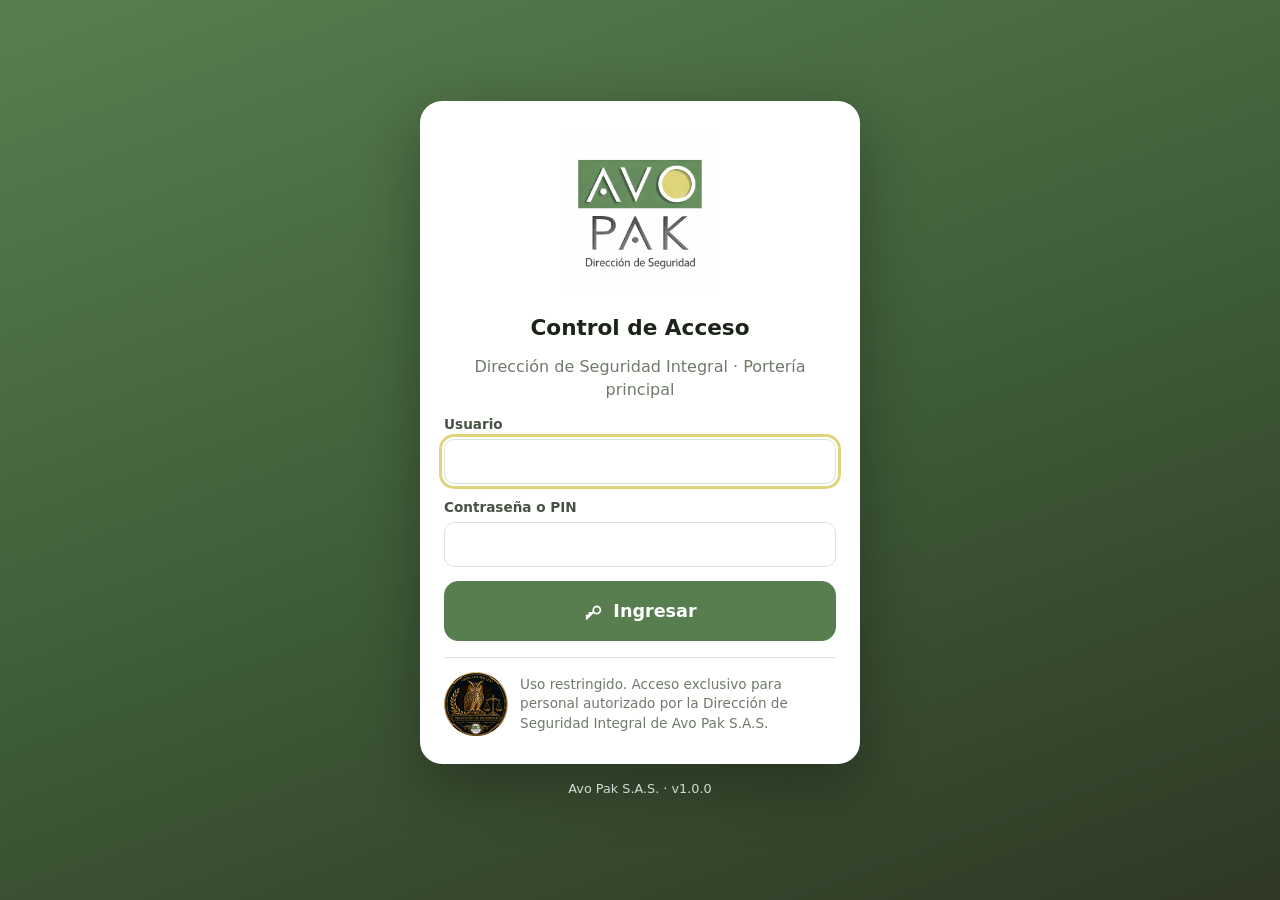
<file: index.html>
<!doctype html>
<html lang="es-CO">
<head>
  <meta charset="utf-8">
  <meta name="viewport" content="width=device-width, initial-scale=1, viewport-fit=cover">
  <meta name="theme-color" content="#587e50">
  <meta name="robots" content="noindex, nofollow">
  <meta name="referrer" content="no-referrer">
  <meta http-equiv="Content-Security-Policy" content="default-src 'self'; script-src 'self' https://apis.google.com https://cdn.emailjs.com; style-src 'self' 'unsafe-inline'; img-src 'self' data: blob:; connect-src 'self' https://*.googleapis.com https://apis.google.com https://api.emailjs.com; frame-src https://*.firebaseapp.com https://*.web.app; worker-src 'self' blob:; base-uri 'self'; form-action 'self'">
  <title>Control de Acceso · Avo Pak</title>
  <link rel="manifest" href="manifest.webmanifest?v=i1">
  <link rel="icon" type="image/png" href="img/favicon.png?v=i1">
  <link rel="apple-touch-icon" href="img/apple-touch-icon.png?v=i1">
  <meta name="apple-mobile-web-app-capable" content="yes">
  <meta name="apple-mobile-web-app-status-bar-style" content="black-translucent">
  <meta name="apple-mobile-web-app-title" content="Acceso Avo Pak">
  <link rel="stylesheet" href="css/app.css?v=1.0.0-b16">
</head>
<body>
  <div id="app" class="app" aria-live="polite"></div>
  <noscript>Esta aplicación requiere JavaScript.</noscript>
  <script src="config.js?v=1.0.0-b16"></script>
  <script src="textos.js?v=1.0.0-b16"></script>
  <script src="js/vendor/firebase-app-compat.js?v=1.0.0-b16"></script>
  <script src="js/vendor/firebase-auth-compat.js?v=1.0.0-b16"></script>
  <script src="js/vendor/firebase-firestore-compat.js?v=1.0.0-b16"></script>
  <script src="js/vendor/jsQR.js?v=1.0.0-b16"></script>
  <script src="js/vendor/qrcode.js?v=1.0.0-b16"></script>
  <script src="js/vendor/read-excel-file.min.js?v=1.0.0-b16"></script>
  <script src="js/vendor/write-excel-file.min.js?v=1.0.0-b16"></script>
  <script src="js/util.js?v=1.0.0-b16"></script>
  <script src="js/store.js?v=1.0.0-b16"></script>
  <script src="js/schema.js?v=1.0.0-b16"></script>
  <script src="js/backend-firebase.js?v=1.0.0-b16"></script>
  <script src="js/sync.js?v=1.0.0-b16"></script>
  <script src="js/pin.js?v=1.0.0-b16"></script>
  <script src="js/horarios.js?v=1.0.0-b16"></script>
  <script src="js/jornada.js?v=1.0.0-b16"></script>
  <script src="js/ui.js?v=1.0.0-b16"></script>
  <script src="js/i18n-en.js?v=1.0.0-b16"></script>
  <script src="js/i18n.js?v=1.0.0-b16"></script>
  <script src="js/viz.js?v=1.0.0-b16"></script>
  <script src="js/scanner.js?v=1.0.0-b16"></script>
  <script src="js/app.js?v=1.0.0-b16"></script>
  <script src="js/views-porteria.js?v=1.0.0-b16"></script>
  <script src="js/views-carga.js?v=1.0.0-b16"></script>
  <script src="js/views-consola.js?v=1.0.0-b16"></script>
  <script src="js/views-consola2.js?v=1.0.0-b16"></script>
  <script src="js/views-turno.js?v=1.0.0-b16"></script>
  <script src="js/views-vigilantes.js?v=1.0.0-b16"></script>
  <script src="js/views-horarios.js?v=1.0.0-b16"></script>
  <script src="js/docx.js?v=1.0.0-b16"></script>
  <script src="js/camara.js?v=1.0.0-b16"></script>
  <script src="js/views-rondas.js?v=1.0.0-b16"></script>
  <script src="js/graficas.js?v=1.0.0-b16"></script>
  <script src="js/informes.js?v=1.0.0-b16"></script>
  <script src="js/views-informes.js?v=1.0.0-b16"></script>
  <script src="js/views-programacion.js?v=1.0.0-b16"></script>
  <script src="js/views-planta.js?v=1.0.0-b16"></script>
  <script src="js/views-th.js?v=1.0.0-b16"></script>
  <script src="js/views-maestros.js?v=1.0.0-b16"></script>
  <script src="js/views-estadisticas.js?v=1.0.0-b16"></script>
  <script src="js/manual.js?v=1.0.0-b16"></script>
  <script src="js/views-manual.js?v=1.0.0-b16"></script>
  <script src="https://cdn.emailjs.com/dist/email.min.js"></script>
  <script src="js/notificaciones.js?v=1.0.0-b16"></script>
</body>
</html>
</file>
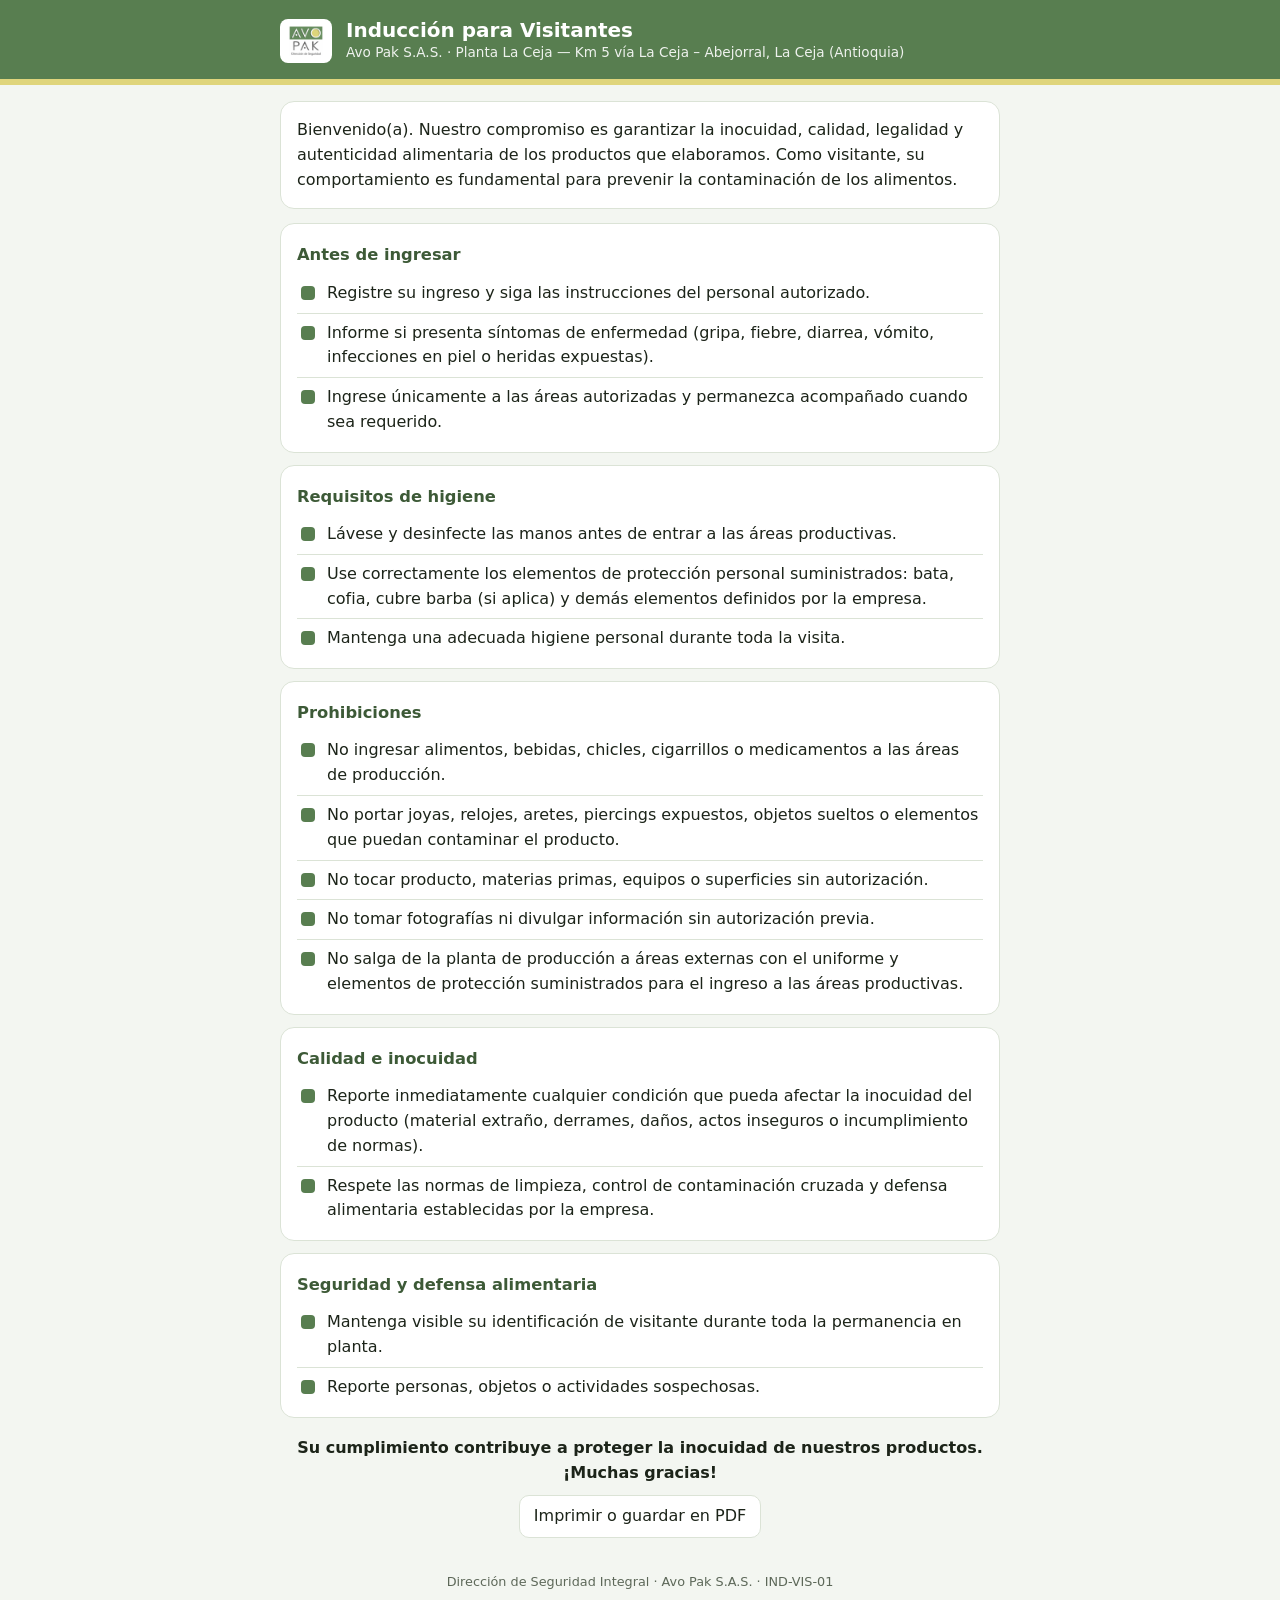
<file: induccion.html>
<!doctype html>
<html lang="es-CO">
<head>
  <meta charset="utf-8">
  <meta name="viewport" content="width=device-width, initial-scale=1, viewport-fit=cover">
  <meta name="theme-color" content="#587e50">
  <meta name="robots" content="noindex, nofollow">
  <meta name="referrer" content="no-referrer">
  <meta http-equiv="Content-Security-Policy" content="default-src 'self'; script-src 'self'; style-src 'self' 'unsafe-inline'; img-src 'self' data:; base-uri 'self'; form-action 'none'">
  <title>Inducción para visitantes · Avo Pak</title>
  <link rel="icon" type="image/png" href="img/favicon.png">
  <style>
    :root { --brand: #587e50; --brand-d: #3d5a37; --lime: #dfd57c; --ink: #1c2419; --muted: #5d6859; --bg: #f3f6f1; --card: #fff; --line: #dbe3d6; color-scheme: light; }
    @media (prefers-color-scheme: dark) {
      :root:not([data-theme="light"]) { --brand: #8fbf83; --brand-d: #a9d39d; --ink: #edf2ea; --muted: #a3ae9f; --bg: #111610; --card: #192017; --line: #2c3829; color-scheme: dark; }
    }
    * { box-sizing: border-box; }
    body { margin: 0; background: var(--bg); color: var(--ink); font: 16px/1.55 system-ui, -apple-system, "Segoe UI", Roboto, Arial, sans-serif; }
    header { background: #587e50; color: #fff; padding: 18px 16px 16px; border-bottom: 6px solid var(--lime); }
    header .wrap { display: flex; align-items: center; gap: 14px; }
    header img { height: 44px; width: auto; background: #fff; border-radius: 8px; padding: 4px 8px; }
    header h1 { margin: 0; font-size: 1.25rem; line-height: 1.2; }
    header small { display: block; opacity: .9; font-size: .85rem; }
    main { padding: 16px; }
    .wrap { max-width: 720px; margin: 0 auto; }
    .intro { background: var(--card); border: 1px solid var(--line); border-radius: 14px; padding: 16px; margin: 0 0 14px; }
    section { background: var(--card); border: 1px solid var(--line); border-radius: 14px; padding: 6px 16px 10px; margin: 0 0 12px; }
    section h2 { font-size: 1.02rem; color: var(--brand-d); margin: 12px 0 6px; }
    ul { margin: 0; padding: 0; list-style: none; }
    li { position: relative; padding: 7px 0 7px 30px; border-top: 1px solid var(--line); }
    li:first-child { border-top: 0; }
    li::before { content: ""; position: absolute; left: 4px; top: 12px; width: 14px; height: 14px; border-radius: 4px; background: var(--brand); }
    .cierre { font-weight: 600; text-align: center; margin: 18px 0 6px; }
    footer { color: var(--muted); font-size: .8rem; text-align: center; padding: 8px 16px 28px; }
    .btns { display: flex; justify-content: center; gap: 10px; margin: 10px 0; }
    button { font: inherit; border: 1px solid var(--line); background: var(--card); color: var(--ink); border-radius: 10px; padding: 8px 14px; cursor: pointer; }
    @media print { header { background: #fff; color: #000; border-bottom: 2px solid #587e50; } .btns { display: none; } body { background: #fff; } section, .intro { break-inside: avoid; } }
  </style>
</head>
<body>
  <header><div class="wrap"><img src="img/logo-avo.png" alt="Avo Pak"><div><h1 id="titulo">Inducción para Visitantes</h1><small id="empresa">Avo Pak S.A.S.</small></div></div></header>
  <main><div class="wrap" id="contenido"><p>Cargando…</p></div></main>
  <footer id="pie"></footer>
  <script src="config.js"></script>
  <script src="textos.js"></script>
  <script src="js/induccion.js"></script>
</body>
</html>
</file>
<file: css/app.css>
/* Avo Pak — Control de Acceso. Paleta tomada del logotipo institucional. */
:root {
  --brand: #587e50;
  --brand-d: #3d5a37;
  --brand-l: #e4eedf;
  --lime: #dfd57c;
  --ink: #1c2419;
  --ink-2: #465243;
  --muted: #6f7a6b;
  --bg: #f3f6f1;
  --card: #ffffff;
  --line: #dbe3d6;
  --ok: #1e7a3c;
  --ok-bg: #e3f3e8;
  --warn: #9a6400;
  --warn-bg: #fdf1d8;
  --deny: #b3261e;
  --deny-bg: #fbe5e3;
  --info: #2d5f7a;
  --info-bg: #e2eef5;
  --solid-ok: #1e7a3c;
  --solid-deny: #b3261e;
  --solid-warn: #b07500;
  --solid-out: #2d3a4a;
  --on-solid: #ffffff;
  --fill: #587e50;
  --fill-2: #3d5a37;
  --side: #1f2c1c;
  --radius: 14px;
  --shadow: 0 1px 2px rgba(16, 26, 14, .06), 0 4px 16px rgba(16, 26, 14, .06);
  --font: system-ui, -apple-system, "Segoe UI", Roboto, "Helvetica Neue", Arial, sans-serif;
  color-scheme: light;
}
@media (prefers-color-scheme: dark) {
  :root:not([data-theme="light"]) {
    --brand: #8fbf83; --brand-d: #a9d39d; --brand-l: #20301d; --lime: #e3da86;
    --ink: #edf2ea; --ink-2: #c6d0c2; --muted: #97a393; --bg: #111610; --card: #192017; --line: #2c3829;
    --ok: #6fd18f; --ok-bg: #173322; --warn: #f1c25a; --warn-bg: #3a2d10; --deny: #ff8a80; --deny-bg: #3d1714; --info: #8cc4e2; --info-bg: #13303f;
    --solid-ok: #1e7a3c; --solid-deny: #b3261e; --solid-warn: #b07500; --solid-out: #3b4c61; --on-solid: #ffffff; --fill: #45663e; --fill-2: #2f4a2b; --side: #141d12;
    --shadow: 0 1px 2px rgba(0,0,0,.4), 0 4px 16px rgba(0,0,0,.35);
    color-scheme: dark;
  }
}
:root[data-theme="dark"] {
    --brand: #8fbf83; --brand-d: #a9d39d; --brand-l: #20301d; --lime: #e3da86;
    --ink: #edf2ea; --ink-2: #c6d0c2; --muted: #97a393; --bg: #111610; --card: #192017; --line: #2c3829;
    --ok: #6fd18f; --ok-bg: #173322; --warn: #f1c25a; --warn-bg: #3a2d10; --deny: #ff8a80; --deny-bg: #3d1714; --info: #8cc4e2; --info-bg: #13303f;
    --solid-ok: #1e7a3c; --solid-deny: #b3261e; --solid-warn: #b07500; --solid-out: #3b4c61; --on-solid: #ffffff; --fill: #45663e; --fill-2: #2f4a2b; --side: #141d12;
    --shadow: 0 1px 2px rgba(0,0,0,.4), 0 4px 16px rgba(0,0,0,.35);
    color-scheme: dark;
}
* { box-sizing: border-box; }
html, body { margin: 0; }
body { font-family: var(--font); background: var(--bg); color: var(--ink); font-size: 16px; line-height: 1.45; -webkit-text-size-adjust: 100%; }
img { max-width: 100%; }
a { color: var(--brand-d); }
h1, h2, h3 { margin: 0; line-height: 1.2; }
h1 { font-size: 1.35rem; } h2 { font-size: 1.2rem; } h3 { font-size: 1rem; }
p { margin: 0; }
code, .mono { font-family: ui-monospace, "SF Mono", Consolas, monospace; font-size: .85em; word-break: break-all; }
.hidden { display: none !important; }
.muted { color: var(--muted); } .small { font-size: .85rem; } .block { display: block; } .center { text-align: center; }
.txt-deny { color: var(--deny); } .txt-warn { color: var(--warn); } .txt-ok { color: var(--ok); }
.row { display: flex; align-items: center; } .gap { gap: 10px; } .wrap { flex-wrap: wrap; } .nowrap { flex-wrap: nowrap; }
.between { justify-content: space-between; } .end { justify-content: flex-end; } .row.center { justify-content: center; }
.stack { display: flex; flex-direction: column; gap: 14px; } .stack.sm { gap: 8px; } .stack.center { align-items: center; }
.mt { margin-top: 16px; }
.grid2 { display: grid; grid-template-columns: 1fr 1fr; gap: 10px; }
.grid-2 { display: grid; grid-template-columns: 1fr 1fr; gap: 16px; }
@media (max-width: 860px) { .grid-2 { grid-template-columns: 1fr; } }

/* ---------- Botones ---------- */
.btn { display: inline-flex; align-items: center; justify-content: center; gap: 8px; min-height: 44px; padding: 0 16px; border-radius: 10px; border: 1px solid var(--line);
  background: var(--card); color: var(--ink); font: inherit; font-weight: 600; cursor: pointer; text-decoration: none; transition: background .15s, transform .05s; white-space: nowrap; }
.btn:hover { background: var(--brand-l); }
.btn:active { transform: translateY(1px); }
.btn:disabled { opacity: .45; cursor: not-allowed; }
.btn:focus-visible, a:focus-visible, button:focus-visible, input:focus-visible, select:focus-visible, textarea:focus-visible { outline: 3px solid var(--lime); outline-offset: 2px; }
.btn.primary { background: var(--fill); border-color: var(--fill); color: var(--on-solid); }
.btn.primary:hover { background: var(--fill-2); }
.btn.danger { background: var(--solid-deny); border-color: var(--solid-deny); color: var(--on-solid); }
.btn.danger-outline { color: var(--deny); border-color: color-mix(in srgb, var(--deny) 40%, transparent); }
.btn.ghost { background: transparent; border-color: transparent; }
.btn.small { min-height: 36px; padding: 0 12px; font-size: .9rem; }
.btn.big { min-height: 60px; font-size: 1.1rem; border-radius: 14px; }
.btn.block { width: 100%; }
.btn.go-in { background: var(--solid-ok); border-color: var(--solid-ok); color: var(--on-solid); }
.btn.go-out { background: var(--solid-out); border-color: var(--solid-out); color: var(--on-solid); }
.btn.light { background: rgba(255,255,255,.14); color: #fff; border-color: rgba(255,255,255,.3); backdrop-filter: blur(6px); }
.icon-btn { display: inline-grid; place-items: center; width: 44px; height: 44px; border-radius: 10px; border: 0; background: transparent; color: inherit; cursor: pointer; }
.icon-btn.light { color: #fff; background: rgba(0,0,0,.35); }
.icon-btn.on { background: var(--lime); color: #222; }
.linkish { background: none; border: 0; color: inherit; font: inherit; cursor: pointer; padding: 6px 0; display: inline-flex; align-items: center; gap: 6px; }

/* ---------- Formularios ---------- */
input, select, textarea { font: inherit; color: var(--ink); background: var(--card); border: 1px solid var(--line); border-radius: 10px; padding: 10px 12px; min-height: 44px; width: 100%; }
textarea { resize: vertical; }
input[autocapitalize=characters] { text-transform: uppercase; }
input[type=checkbox] { width: 22px; height: 22px; min-height: 0; accent-color: var(--brand); flex: none; margin: 0; }
.field { display: flex; flex-direction: column; gap: 4px; min-width: 0; }
.field label { font-size: .85rem; font-weight: 600; color: var(--ink-2); }
.field.span2 { grid-column: 1 / -1; }
.help { color: var(--muted); font-size: .82rem; }
.check { display: flex; align-items: flex-start; gap: 10px; cursor: pointer; padding: 6px 0; }
.check span { padding-top: 1px; }
.form-grid { display: grid; grid-template-columns: repeat(2, minmax(0, 1fr)); gap: 12px 14px; }
@media (max-width: 640px) { .form-grid { grid-template-columns: 1fr; } }
.segmented { display: flex; background: var(--bg); border: 1px solid var(--line); border-radius: 12px; padding: 4px; gap: 4px; }
.segmented button { flex: 1; min-height: 44px; border: 0; border-radius: 9px; background: transparent; color: var(--ink-2); font: inherit; font-weight: 700; cursor: pointer; display: inline-flex; align-items: center; justify-content: center; gap: 6px; }
.segmented button.on { background: var(--card); color: var(--ink); box-shadow: var(--shadow); }
.segmented button.on.in { background: var(--solid-ok); color: var(--on-solid); }
.segmented button.on.out { background: var(--solid-out); color: var(--on-solid); }
.segmented button.on.deny { background: var(--solid-deny); color: var(--on-solid); }

/* ---------- Tarjetas y elementos ---------- */
.card { background: var(--card); border: 1px solid var(--line); border-radius: var(--radius); padding: 16px; box-shadow: var(--shadow); }
.pill { display: inline-flex; align-items: center; padding: 3px 10px; border-radius: 999px; font-size: .78rem; font-weight: 700; background: var(--brand-l); color: var(--brand-d); white-space: nowrap; }
.pill.ok { background: var(--ok-bg); color: var(--ok); } .pill.warn { background: var(--warn-bg); color: var(--warn); }
.pill.deny { background: var(--deny-bg); color: var(--deny); } .pill.muted { background: var(--bg); color: var(--muted); border: 1px solid var(--line); }
.pill.brand { background: var(--fill); color: var(--on-solid); }
.banner { display: flex; align-items: center; gap: 10px; padding: 10px 14px; border-radius: 10px; font-size: .92rem; border: 1px solid transparent; text-align: left; width: 100%; font-family: inherit; }
.banner.info { background: var(--info-bg); color: var(--info); } .banner.warn { background: var(--warn-bg); color: var(--warn); }
.banner.deny { background: var(--deny-bg); color: var(--deny); }
button.banner { cursor: pointer; }
.banner svg { flex: none; }
.banners { display: flex; flex-direction: column; gap: 8px; }
.banners:empty { display: none; }
.note { background: var(--warn-bg); color: var(--warn); border-radius: 10px; padding: 10px 12px; font-size: .9rem; }
.kv { display: flex; gap: 12px; padding: 6px 0; border-bottom: 1px dashed var(--line); align-items: baseline; }
.kv span { color: var(--muted); font-size: .85rem; min-width: 120px; flex: none; }
.kv strong { font-weight: 600; word-break: break-word; flex: 1; }
.kv-grid { display: grid; grid-template-columns: repeat(2, minmax(0, 1fr)); gap: 0 24px; }
@media (max-width: 700px) { .kv-grid { grid-template-columns: 1fr; } }
.loading { display: flex; align-items: center; justify-content: center; gap: 12px; padding: 40px 16px; color: var(--muted); }
.spin { width: 22px; height: 22px; border: 3px solid var(--line); border-top-color: var(--brand); border-radius: 50%; animation: rot .8s linear infinite; }
@keyframes rot { to { transform: rotate(360deg); } }
.rot { animation: rot 1s linear infinite; }
.empty { display: flex; flex-direction: column; align-items: center; text-align: center; gap: 8px; padding: 40px 16px; color: var(--muted); }
.empty strong { color: var(--ink); }
.photo { object-fit: cover; border-radius: 10px; background: var(--brand-l); display: block; }
.photo.big { width: 132px; height: 165px; } .photo.sm { width: 44px; height: 55px; border-radius: 8px; } .photo.xs { width: 34px; height: 42px; border-radius: 6px; }
.dot { width: 12px; height: 12px; border-radius: 50%; flex: none; background: var(--muted); }
.dot.ok { background: var(--ok); } .dot.warn { background: #e2a400; } .dot.deny { background: var(--deny); } .dot.out { background: #5b6b80; }
.log { max-height: 220px; overflow: auto; background: var(--bg); border: 1px solid var(--line); border-radius: 10px; padding: 10px; font-size: .85rem; white-space: pre-wrap; margin: 0; }
.log:empty { display: none; }
.hash { display: block; padding: 10px; background: var(--bg); border-radius: 8px; border: 1px solid var(--line); }
.chips { display: flex; gap: 8px; overflow-x: auto; padding-bottom: 4px; }
.chip { padding: 8px 14px; border-radius: 999px; border: 1px solid var(--line); background: var(--card); color: var(--ink-2); text-decoration: none; white-space: nowrap; font-weight: 600; font-size: .9rem; }
.chip.on { background: var(--fill); color: var(--on-solid); border-color: var(--fill); }
.list { display: flex; flex-direction: column; gap: 8px; }
.list-item { display: flex; align-items: center; gap: 12px; padding: 10px 12px; background: var(--card); border: 1px solid var(--line); border-radius: 12px; text-align: left; font: inherit; color: inherit; cursor: pointer; width: 100%; }
.list-item.static { cursor: default; }
.list-item > div { flex: 1; min-width: 0; }
.list-item small { display: block; color: var(--muted); }
.list-item.overdue { border-color: #e2a400; background: var(--warn-bg); }
.demo-ribbon { background: repeating-linear-gradient(45deg, #d2ce60, #d2ce60 12px, #c8c455 12px, #c8c455 24px); color: #2b2f1e; font-weight: 800; font-size: .72rem; letter-spacing: .06em; text-align: center; padding: 3px 8px; }

/* ---------- Avisos y modales ---------- */
.toasts { position: fixed; z-index: 90; left: 50%; bottom: 20px; transform: translateX(-50%); display: flex; flex-direction: column; gap: 8px; width: min(92vw, 460px); pointer-events: none; }
.toast { display: flex; gap: 10px; align-items: center; padding: 12px 16px; border-radius: 12px; background: #22261c; color: #fff; box-shadow: 0 8px 30px rgba(0,0,0,.25); transition: opacity .3s, transform .3s; pointer-events: auto; }
.toast.error { background: var(--solid-deny); } .toast.warn { background: #8a5a00; } .toast.info { background: var(--info); }
.toast.out { opacity: 0; transform: translateY(10px); }
.modal-wrap { position: fixed; inset: 0; z-index: 80; background: rgba(15, 18, 10, .55); display: flex; align-items: center; justify-content: center; padding: 16px; }
.modal { background: var(--card); color: var(--ink); border-radius: 18px; width: min(560px, 100%); max-height: calc(100vh - 32px); display: flex; flex-direction: column; box-shadow: 0 20px 60px rgba(0,0,0,.3); }
.modal.wide { width: min(940px, 100%); }
.modal-head { display: flex; align-items: center; justify-content: space-between; gap: 10px; padding: 14px 16px 6px 20px; }
.modal-body { padding: 8px 20px 20px; overflow: auto; }
.modal-foot { display: flex; justify-content: flex-end; gap: 10px; padding: 12px 20px; border-top: 1px solid var(--line); }
@media (max-width: 640px) { .modal-wrap { align-items: flex-end; padding: 0; } .modal { border-radius: 18px 18px 0 0; max-height: 92vh; } }
.flash { position: fixed; inset: 0; z-index: 95; display: flex; flex-direction: column; align-items: center; justify-content: center; gap: 12px; color: #fff; text-align: center; padding: 24px; animation: pop .2s ease-out; transition: opacity .25s; }
.flash.ok { background: rgba(30, 122, 60, .96); } .flash.deny { background: rgba(179, 38, 30, .96); }
.flash strong { font-size: 1.7rem; letter-spacing: .02em; } .flash span { font-size: 1.1rem; opacity: .95; }
.flash.out { opacity: 0; }
@keyframes pop { from { opacity: .6; } to { opacity: 1; } }

/* ---------- Inicio de sesión ---------- */
.is-login { min-height: 100vh; }
.login { min-height: 100vh; display: flex; flex-direction: column; align-items: center; justify-content: center; padding: 24px 16px; background: linear-gradient(160deg, var(--fill) 0%, var(--fill-2) 55%, #2f3824 100%); }
.login-card { background: var(--card); border-radius: 22px; padding: 28px 24px; width: min(440px, 100%); display: flex; flex-direction: column; gap: 14px; text-align: center; box-shadow: 0 20px 60px rgba(0,0,0,.3); }
.login-logo { width: 168px; margin: 0 auto 4px; border-radius: 12px; background: #fff; padding: 6px; }
.login-foot { color: rgba(255,255,255,.8); font-size: .8rem; margin-top: 16px; }

/* ---------- Portería (celular) ---------- */
.porteria { max-width: 640px; margin: 0 auto; min-height: 100vh; display: flex; flex-direction: column; }
.topbar { position: sticky; top: 0; z-index: 20; display: flex; align-items: center; gap: 10px; padding: 10px 12px; padding-top: max(10px, env(safe-area-inset-top)); background: var(--fill); color: #fff; }
.brand-mark { height: 34px; border-radius: 6px; }
.topbar-title { flex: 1; min-width: 0; display: flex; flex-direction: column; }
.topbar-title strong { font-size: 1.02rem; white-space: nowrap; overflow: hidden; text-overflow: ellipsis; }
.topbar-title small { opacity: .85; font-size: .78rem; white-space: nowrap; overflow: hidden; text-overflow: ellipsis; }
.status-chip { display: inline-flex; align-items: center; gap: 6px; border-radius: 999px; padding: 6px 10px; font: inherit; font-size: .78rem; font-weight: 700; border: 0; cursor: pointer; white-space: nowrap; }
.status-chip.on { background: rgba(255,255,255,.18); color: #fff; }
.status-chip.off { background: #fbe5e3; color: #9b1c15; }
.status-chip.warn { background: #fdf1d8; color: #7a4f00; }
.status-chip.sync { background: rgba(255,255,255,.18); color: #fff; }
.is-consola .status-chip.on, .is-consola .status-chip.sync { background: var(--brand-l); color: var(--brand-d); }
.porteria > .banners { padding: 10px 12px 0; }
.p-main { padding: 14px 12px 28px; flex: 1; }
.scan-cta { display: flex; align-items: center; gap: 16px; padding: 22px 20px; border-radius: 20px; text-decoration: none; color: #fff; background: linear-gradient(135deg, var(--fill) 0%, var(--fill-2) 100%); box-shadow: 0 10px 30px rgba(76, 88, 57, .35); }
.scan-cta strong { display: block; font-size: 1.35rem; } .scan-cta small { opacity: .9; }
.scan-ico { display: grid; place-items: center; width: 74px; height: 74px; border-radius: 18px; background: var(--lime); color: #2b2f1e; flex: none; }
.tiles { display: grid; grid-template-columns: 1fr 1fr; gap: 10px; }
.tile { display: flex; flex-direction: column; gap: 4px; padding: 16px 14px; border-radius: 16px; background: var(--card); border: 1px solid var(--line); text-decoration: none; color: var(--ink); box-shadow: var(--shadow); min-height: 112px; }
.tile svg { color: var(--brand); margin-bottom: 6px; }
.tile strong { font-size: 1rem; } .tile small { color: var(--muted); font-size: .82rem; }
.tile.accent small { color: var(--brand-d); font-weight: 800; font-size: 1.1rem; }
.quick-dial { display: flex; gap: 8px; flex-wrap: wrap; }
.quick-dial:empty { display: none; }
.quick-dial .btn { flex: 1; }
.p-foot { display: flex; flex-direction: column; gap: 8px; padding: 12px; border-radius: 14px; background: var(--card); border: 1px solid var(--line); font-size: .88rem; color: var(--ink-2); }
.verdict { display: flex; align-items: center; gap: 14px; padding: 18px 16px; border-radius: 16px; color: #fff; }
.verdict strong { display: block; font-size: 1.45rem; letter-spacing: .01em; } .verdict span { display: block; opacity: .95; }
.verdict.ok { background: var(--solid-ok); } .verdict.warn { background: var(--solid-warn); } .verdict.deny { background: var(--solid-deny); }
.verdict.muted { background: var(--card); color: var(--ink); border: 1px solid var(--line); }
.verdict.muted svg { color: var(--muted); }
.card.person { display: flex; gap: 14px; align-items: flex-start; }
.person-data { flex: 1; min-width: 0; display: flex; flex-direction: column; gap: 8px; }
.person-data .kv span { min-width: 92px; }
@media (max-width: 420px) { .card.person { flex-direction: column; align-items: center; } .person-data { width: 100%; } .person-data h2 { text-align: center; } }
.actions-sticky { position: sticky; bottom: 0; display: flex; flex-direction: column; gap: 8px; padding: 12px 0 max(12px, env(safe-area-inset-bottom)); background: linear-gradient(to top, var(--bg) 80%, transparent); }

/* Lector */
.is-scan { background: #000; }
.scan-page { position: fixed; inset: 0; background: #000; color: #fff; overflow: hidden; }
.scan-video { position: absolute; inset: 0; width: 100%; height: 100%; object-fit: cover; }
.scan-frame { position: absolute; left: 50%; top: 46%; width: min(70vw, 340px); aspect-ratio: 1; transform: translate(-50%, -50%); box-shadow: 0 0 0 100vmax rgba(0,0,0,.45); border-radius: 18px; }
.scan-frame span { position: absolute; width: 44px; height: 44px; border: 5px solid var(--lime); }
.scan-frame span:nth-child(1) { top: -3px; left: -3px; border-right: 0; border-bottom: 0; border-radius: 18px 0 0 0; }
.scan-frame span:nth-child(2) { top: -3px; right: -3px; border-left: 0; border-bottom: 0; border-radius: 0 18px 0 0; }
.scan-frame span:nth-child(3) { bottom: -3px; left: -3px; border-right: 0; border-top: 0; border-radius: 0 0 0 18px; }
.scan-frame span:nth-child(4) { bottom: -3px; right: -3px; border-left: 0; border-top: 0; border-radius: 0 0 18px 0; }
.scan-top { position: absolute; top: 0; left: 0; right: 0; display: flex; align-items: center; justify-content: space-between; padding: 12px; padding-top: max(12px, env(safe-area-inset-top)); }
.scan-bottom { position: absolute; bottom: 0; left: 0; right: 0; display: flex; flex-direction: column; gap: 14px; align-items: center; padding: 20px 16px max(24px, env(safe-area-inset-bottom)); }
.scan-msg { background: rgba(0,0,0,.55); padding: 8px 14px; border-radius: 999px; text-align: center; }
.scan-msg.err { background: var(--solid-deny); border-radius: 12px; }

/* Inspección de carga */
.chk { display: flex; flex-direction: column; gap: 8px; }
.chk-row { display: grid; grid-template-columns: 28px 1fr minmax(170px, 210px); gap: 8px; align-items: center; padding: 6px 0; border-bottom: 1px dashed var(--line); }
.chk-row input { grid-column: 2 / -1; }
.chk-n { font-weight: 800; color: var(--brand); font-size: .9rem; }
.chk-l { font-size: .92rem; }
.chk-row .segmented { padding: 3px; } .chk-row .segmented button { min-height: 38px; font-size: .88rem; }
@media (max-width: 460px) { .chk-row { grid-template-columns: 26px 1fr; } .chk-row .segmented { grid-column: 1 / -1; } }
.vvtt { display: grid; grid-template-columns: 1fr 1fr; gap: 0 10px; font-size: .9rem; }
.gallery { display: grid; grid-template-columns: repeat(auto-fill, minmax(110px, 1fr)); gap: 10px; }
.gallery figure { margin: 0; position: relative; background: var(--bg); border-radius: 10px; overflow: hidden; border: 1px solid var(--line); }
.gallery img { width: 100%; height: 100px; object-fit: cover; display: block; }
.gallery .ph { height: 100px; display: grid; place-items: center; color: var(--muted); font-size: .8rem; }
.gallery figcaption { font-size: .75rem; padding: 4px 6px; color: var(--ink-2); }
.gallery .icon-btn { position: absolute; top: 4px; right: 4px; width: 30px; height: 30px; background: rgba(0,0,0,.55); color: #fff; }
.chk-view { display: grid; grid-template-columns: 1fr 1fr; gap: 4px 16px; }
.chk-v { display: flex; justify-content: space-between; gap: 10px; padding: 4px 0; border-bottom: 1px dashed var(--line); font-size: .9rem; }
.chk-v.deny strong { color: var(--deny); }
@media (max-width: 700px) { .chk-view { grid-template-columns: 1fr; } }

/* ---------- Consola (web) ---------- */
.consola { display: grid; grid-template-columns: 250px 1fr; min-height: 100vh; background: linear-gradient(to right, var(--side) 250px, var(--bg) 250px); }
.side { position: sticky; top: 0; height: 100vh; display: flex; flex-direction: column; gap: 2px; padding: 16px 12px; background: var(--side); color: #e4eedf; overflow-y: auto; }
.side-brand { display: flex; align-items: center; gap: 10px; padding: 4px 6px 16px; border-bottom: 1px solid rgba(255,255,255,.1); margin-bottom: 10px; }
.side-brand img { width: 74px; border-radius: 6px; }
.side-brand strong { display: block; font-size: .95rem; color: #fff; } .side-brand small { font-size: .72rem; opacity: .75; }
.side a { display: flex; align-items: center; gap: 12px; padding: 10px 12px; border-radius: 10px; color: #dfe4d2; text-decoration: none; font-weight: 600; font-size: .95rem; }
.side a:hover { background: rgba(255,255,255,.07); }
.side a.on { background: var(--lime); color: #23281a; }
.side-foot { margin-top: auto; display: flex; flex-direction: column; gap: 4px; padding-top: 12px; border-top: 1px solid rgba(255,255,255,.1); }
.who { display: grid; grid-template-columns: auto 1fr; gap: 0 8px; align-items: center; padding: 8px 12px; font-size: .85rem; }
.who small { grid-column: 2; opacity: .7; }
.side .linkish { padding: 8px 12px; opacity: .85; }
.c-main { min-width: 0; display: flex; flex-direction: column; }
.c-head { position: sticky; top: 0; z-index: 10; display: flex; align-items: center; gap: 12px; padding: 14px 24px; background: color-mix(in srgb, var(--bg) 92%, transparent); backdrop-filter: blur(8px); border-bottom: 1px solid var(--line); }
.c-head h1 { flex: 1; }
.c-actions { display: flex; gap: 8px; flex-wrap: wrap; }
.c-main > .banners { padding: 12px 24px 0; }
.c-content { padding: 20px 24px 40px; }
.only-mobile { display: none; }
@media (max-width: 900px) {
  .consola { grid-template-columns: 1fr; background: var(--bg); }
  .side { position: fixed; z-index: 60; left: 0; top: 0; width: 270px; transform: translateX(-105%); transition: transform .2s; box-shadow: 0 0 40px rgba(0,0,0,.4); }
  .consola.nav-open .side { transform: none; }
  .only-mobile { display: inline-grid; }
  .c-head { padding: 10px 12px; flex-wrap: wrap; }
  .c-head h1 { font-size: 1.1rem; }
  .c-content { padding: 14px 12px 32px; }
  .c-main > .banners { padding: 10px 12px 0; }
}
.kpis { display: grid; grid-template-columns: repeat(auto-fill, minmax(170px, 1fr)); gap: 12px; }
.kpi { display: flex; flex-direction: column; gap: 2px; padding: 14px 16px; border-radius: 14px; background: var(--card); border: 1px solid var(--line); box-shadow: var(--shadow); color: var(--ink); text-decoration: none; }
.kpi svg { color: var(--brand); }
.kpi strong { font-size: 1.9rem; line-height: 1.1; font-variant-numeric: tabular-nums; }
.kpi span { color: var(--muted); font-size: .85rem; }
.kpi.brand { background: var(--fill); color: var(--on-solid); border-color: var(--fill); } .kpi.brand svg, .kpi.brand span { color: #f1f3ea; }
.kpi.deny strong, .kpi.deny svg { color: var(--deny); } .kpi.warn strong, .kpi.warn svg { color: var(--warn); }
.kpi.kpi-link { cursor: pointer; transition: box-shadow .15s, transform .1s; }
.kpi.kpi-link:hover { box-shadow: 0 4px 16px rgba(0,0,0,.12); transform: translateY(-1px); }
.kpi.kpi-link:active { transform: translateY(0); }
button.kpi { text-align: left; font: inherit; width: 100%; }
.kpi.on { outline: 3px solid var(--brand); outline-offset: 1px; }
.alerts { list-style: none; margin: 10px 0 0; padding: 0; display: flex; flex-direction: column; gap: 6px; max-height: 360px; overflow: auto; }
.alerts li { display: flex; gap: 10px; align-items: flex-start; padding: 8px 10px; border-radius: 10px; font-size: .9rem; }
.alerts li svg { flex: none; margin-top: 2px; }
.alerts li.deny { background: var(--deny-bg); color: var(--deny); } .alerts li.warn { background: var(--warn-bg); color: var(--warn); } .alerts li.info { background: var(--info-bg); color: var(--info); }
.cats { list-style: none; margin: 10px 0 0; padding: 0; }
.cats li { display: flex; justify-content: space-between; padding: 6px 0; border-bottom: 1px dashed var(--line); }
.hbars { display: grid; grid-template-columns: repeat(24, 1fr); gap: 3px; align-items: end; height: 130px; margin-top: 8px; }
.hbar { height: 100%; display: flex; flex-direction: column; justify-content: flex-end; align-items: center; gap: 2px; }
.hbar span { width: 100%; background: var(--brand); border-radius: 4px 4px 0 0; min-height: 2px; }
.hbar small { font-size: .65rem; color: var(--muted); height: 12px; }
.filters { display: flex; flex-wrap: wrap; gap: 10px; align-items: flex-end; }
.filters > input, .filters > select { width: auto; flex: 1 1 200px; }
.filters .field { flex: 0 1 170px; }
.tabs { display: flex; gap: 4px; border-bottom: 1px solid var(--line); overflow-x: auto; }
.tabs a { padding: 10px 14px; text-decoration: none; color: var(--ink-2); font-weight: 600; border-bottom: 3px solid transparent; white-space: nowrap; }
.tabs a.on { color: var(--brand-d); border-bottom-color: var(--brand); }
.table-wrap { display: flex; flex-direction: column; gap: 8px; }
.tbl-scroll { overflow-x: auto; background: var(--card); border: 1px solid var(--line); border-radius: 14px; }
.tbl { width: 100%; border-collapse: collapse; font-size: .92rem; }
.tbl th { text-align: left; font-size: .75rem; text-transform: uppercase; letter-spacing: .04em; color: var(--muted); padding: 10px 12px; border-bottom: 1px solid var(--line); background: color-mix(in srgb, var(--brand-l) 45%, var(--card)); white-space: nowrap; }
.tbl td { padding: 9px 12px; border-bottom: 1px solid var(--line); vertical-align: middle; }
.tbl tbody tr:last-child td { border-bottom: 0; }
.tbl tbody tr[onclick], .tbl tbody tr:hover { cursor: pointer; }
.tbl tbody tr:hover td { background: color-mix(in srgb, var(--brand-l) 35%, transparent); }
.tbl tr.row-deny td { background: color-mix(in srgb, var(--deny-bg) 55%, transparent); }
.tbl .right { text-align: right; } .tbl .w-check { width: 34px; } .tbl .w-photo { width: 46px; }
@media (max-width: 700px) {
  .tbl thead { display: none; }
  .tbl, .tbl tbody, .tbl tr, .tbl td { display: block; width: 100%; }
  .tbl tr { border-bottom: 1px solid var(--line); padding: 8px 4px; }
  .tbl td { border: 0; padding: 4px 10px; }
  .tbl td[data-label]:not([data-label=""])::before { content: attr(data-label); display: block; font-size: .7rem; text-transform: uppercase; color: var(--muted); letter-spacing: .04em; }
}
.pager { display: flex; align-items: center; justify-content: space-between; gap: 10px; color: var(--muted); font-size: .88rem; flex-wrap: wrap; }
.edit-person { display: grid; grid-template-columns: 180px 1fr; gap: 20px; }
.edit-side { display: flex; flex-direction: column; gap: 10px; align-items: center; }
@media (max-width: 640px) { .edit-person { grid-template-columns: 1fr; } }
.qr svg { width: 100%; height: auto; display: block; }
.qr-mini { width: 130px; text-align: center; }
.qr.big { width: min(300px, 80vw); background: #fff; padding: 6px; border-radius: 12px; }
.pase-img { width: min(320px, 80vw); border-radius: 12px; border: 1px solid var(--line); }
.steps { margin: 0; padding-left: 20px; display: flex; flex-direction: column; gap: 8px; }
.roles .kv span { min-width: 110px; }
progress { width: 100%; height: 14px; accent-color: var(--brand); }

/* ---------- Impresión de carnés ---------- */
.print-page { padding: 16px; }
.print-bar { margin-bottom: 16px; }
.print-sheet { display: grid; grid-template-columns: repeat(auto-fill, 85.6mm); gap: 6mm; }
.id-card { width: 85.6mm; height: 54mm; border: 0.3mm dashed #aaa; border-radius: 3mm; overflow: hidden; display: flex; flex-direction: column; background: #fff; color: #1f231a; break-inside: avoid; page-break-inside: avoid; }
.id-head { background: #587e50; color: #fff; display: flex; align-items: center; justify-content: space-between; padding: 1.5mm 3mm; height: 9mm; }
.id-head img { height: 6mm; background: #fff; border-radius: 1mm; padding: .4mm; } .id-head span { font-size: 2.5mm; font-weight: 800; letter-spacing: .05em; }
.id-card.visit .id-head { background: #2d3a4a; }
.id-body { flex: 1; display: grid; grid-template-columns: auto 1fr 25mm; gap: 2mm; padding: 2mm 3mm; align-items: center; }
.id-card.visit .id-body { grid-template-columns: 1fr 27mm; }
.id-photo { width: 19mm; height: 24mm; object-fit: cover; border-radius: 1.5mm; background: #eee; }
.id-data { display: flex; flex-direction: column; gap: .6mm; font-size: 2.4mm; line-height: 1.2; min-width: 0; }
.id-data strong { font-size: 3mm; line-height: 1.15; }
.id-vig { color: #4c5839; font-weight: 700; }
.id-qr svg { width: 100%; height: auto; display: block; }
.id-foot { background: #dfd57c; color: #2b2f1e; font-size: 2mm; font-weight: 700; text-align: center; padding: .8mm; }
@media print {
  @page { size: letter; margin: 10mm; }
  body { background: #fff; }
  .no-print, .toasts { display: none !important; }
  .print-page { padding: 0; }
  .id-card { border: 0.2mm dashed #999; -webkit-print-color-adjust: exact; print-color-adjust: exact; }
  .id-head, .id-foot { -webkit-print-color-adjust: exact; print-color-adjust: exact; }
}

/* Inicio de turno con usuario y PIN */
.login-card form { text-align: left; }
.login-card .note, .login-card .banner { text-align: left; }
.login-card input[name="pin"] { letter-spacing: .35em; font-size: 1.3rem; text-align: center; }
.pin-msg { min-height: 1.2em; font-size: .92rem; color: var(--muted); }
.pin-msg:empty { display: none; }
.pin-msg.error { color: var(--deny); font-weight: 600; }
.pin-estado { font-size: .82rem; color: var(--muted); display: flex; flex-wrap: wrap; gap: 4px 6px; justify-content: center; align-items: center; }
.aviso-box { background: var(--bg); border: 1px solid var(--line); border-radius: 10px; padding: 10px 12px; max-height: 180px; overflow-y: auto; color: var(--ink-2); line-height: 1.45; }
.pin-grande { font-family: ui-monospace, "SF Mono", Consolas, monospace; font-size: 2.4rem; letter-spacing: .3em; font-weight: 700; text-align: center; padding: 16px 8px; border-radius: 14px; background: var(--brand-l); color: var(--ink); user-select: all; }
.tbl code { word-break: normal; white-space: nowrap; }

/* v1.2: sentido automático, ingreso pendiente */
.btn.go-pend { background: var(--solid-warn); border-color: var(--solid-warn); color: var(--on-solid); }
.sentido-auto { display: flex; align-items: center; gap: 10px; padding: 12px 14px; border-radius: 12px; border: 2px solid var(--line); flex-wrap: wrap; }
.sentido-auto strong { font-size: 1.15rem; letter-spacing: .04em; }
.sentido-auto small { flex-basis: 100%; color: var(--muted); }
.sentido-auto.in { border-color: var(--solid-ok); } .sentido-auto.out { border-color: var(--brand, #587e50); }
.dias-sel { display: flex; flex-wrap: wrap; gap: 8px; }
.dias-sel label { display: inline-flex; align-items: center; gap: 6px; padding: 6px 10px; border: 1px solid var(--line); border-radius: 999px; cursor: pointer; }
.pick-list { max-height: 260px; overflow: auto; border: 1px solid var(--line); border-radius: 10px; padding: 6px; display: grid; gap: 2px; }
.pick-list label { display: flex; gap: 8px; align-items: center; padding: 6px 8px; border-radius: 8px; }
.pick-list label:hover { background: var(--card); }
.presets { display: flex; flex-wrap: wrap; gap: 8px; }

/* ---------- Control de elementos (v2.1.0) ---------- */
.elem-fila { display: grid; grid-template-columns: minmax(0, 3fr) 90px minmax(0, 2fr) auto; gap: 8px 10px; align-items: end; padding-bottom: 10px; border-bottom: 1px dashed var(--line); }
.elem-fila .icon-btn { margin-bottom: 4px; color: var(--deny); }
@media (max-width: 640px) { .elem-fila { grid-template-columns: minmax(0, 1fr) 90px; } .elem-fila .field:first-child { grid-column: 1 / -1; } }
.sel-persona { display: flex; align-items: center; gap: 12px; padding: 12px; border: 1px solid var(--line); border-radius: 12px; background: var(--ok-bg); }
.sel-persona > div { flex: 1; min-width: 0; }
.sel-persona svg { color: var(--ok); flex: none; }
.elem-box h3 { margin: 0; align-items: center; }
.elem-sol { display: grid; gap: 10px; padding: 12px; border: 1px solid var(--line); border-left: 6px solid var(--solid-ok); border-radius: 12px; background: var(--card); }
.elem-sol.out { border-left-color: var(--solid-out); }
.elem-sol.hecho { opacity: .92; }
.elem-head { display: flex; flex-wrap: wrap; gap: 6px 14px; align-items: center; }
.elem-sol .row .btn { flex: 1 1 200px; }
.elem-res { display: flex; gap: 8px; align-items: center; padding: 10px 12px; border-radius: 10px; font-weight: 600; }
.elem-res.ok { background: var(--ok-bg); color: var(--ok); }
.elem-res.deny { background: var(--deny-bg); color: var(--deny); }
.elem-res.warn { background: var(--warn-bg); color: var(--warn); }
.elem-sol > .linkish { display: grid; gap: 6px; width: 100%; text-align: left; }

/* ---------- Visitantes no anunciados y anfitrión vinculado (v2.2.0) ---------- */
.side a .nav-badge { margin-left: auto; min-width: 22px; padding: 1px 7px; border-radius: 999px; background: var(--solid-warn, #b07d00); color: #fff; font-size: .76rem; font-weight: 800; text-align: center; }
.side a .nav-badge:empty { display: none; }
.anf-pick .anf-buscar { width: 100%; }
.anf-res { max-height: 300px; overflow-y: auto; }
.anf-res:empty { display: none; }
.anf-res .list-item svg { color: var(--brand); flex: none; }
.segmented button.on.deny { background: var(--solid-deny); color: var(--on-solid); }
a.list-item { text-decoration: none; }

/* v2.2.2: los botones de ancho completo parten el texto en varias líneas; un texto largo ya no desborda la
   pantalla del celular (eso hacía que el navegador redujera la página y cortara las ventanas inferiores). */
.btn.block { white-space: normal; text-align: center; line-height: 1.25; padding-top: 8px; padding-bottom: 8px; }

/* v2.3.0: sello de la Dirección de Seguridad en el inicio de sesión */
.login-sello { display: flex; align-items: center; gap: 12px; text-align: left; border-top: 1px solid var(--line); padding-top: 14px; margin-top: 2px; }
.login-sello img { width: 64px; height: 64px; flex: none; }
.login-sello p { margin: 0; }
/* Visitas de hoy (portería, solo consulta) */
.tiles > :last-child:nth-child(odd) { grid-column: 1 / -1; min-height: 0; }
.vis-hoy .list-item { align-items: flex-start; }
.vis-hoy .vh-hora { flex: none; min-width: 64px; font-weight: 800; color: var(--brand-d); font-variant-numeric: tabular-nums; }
.vis-hoy .vh-hora small { font-weight: 600; }
.autollenado { background: color-mix(in srgb, var(--info-bg) 70%, var(--card)); }

/* ===================== v1.0.0: listas, rondas y programación ===================== */
.filters > .grow, .filters > input.grow { flex: 1 1 240px; min-width: 0; }
.filters .btn { flex: none; }
.grow { flex: 1 1 auto; }
details > summary { cursor: pointer; font-weight: 600; color: var(--ink-2); padding: 4px 0; }
details.card > summary { margin: -2px 0; }

/* Colores de las series (validados para visión de color atípica, en claro y oscuro) */
:root { --viz-D: #eb6834; --viz-N: #2a78d6; --viz-X: #c9cfc4; --pg-D: #fce1d3; --pg-N: #d6e6f8; --pg-X: #e6e9e3; --pg-ink: #1c2419; }
@media (prefers-color-scheme: dark) {
  :root:not([data-theme="light"]) { --viz-D: #d95926; --viz-N: #3987e5; --viz-X: #4a5546; --pg-D: #4d2718; --pg-N: #173352; --pg-X: #2c3529; --pg-ink: #edf2ea; }
}
:root[data-theme="dark"] { --viz-D: #d95926; --viz-N: #3987e5; --viz-X: #4a5546; --pg-D: #4d2718; --pg-N: #173352; --pg-X: #2c3529; --pg-ink: #edf2ea; }

/* Rondas: avance del turno y etiquetas de los puntos */
.ronda-prog { height: 10px; border-radius: 999px; background: var(--line); overflow: hidden; }
.ronda-prog span { display: block; height: 100%; background: var(--brand); border-radius: 999px; transition: width .3s; }
.ronda-labels { display: grid; grid-template-columns: repeat(auto-fill, 90mm); gap: 6mm; }
.ronda-label { width: 90mm; border: .3mm dashed #999; border-radius: 3mm; padding: 4mm; display: flex; flex-direction: column; align-items: center; gap: 1.5mm; background: #fff; color: #1c2419; text-align: center; break-inside: avoid; page-break-inside: avoid; }
.ronda-label .rl-head { width: 100%; display: flex; align-items: center; justify-content: space-between; gap: 2mm; border-bottom: .6mm solid #587e50; padding: 0 1mm 1.5mm; }
.ronda-label .rl-head img { height: 11mm; width: auto; object-fit: contain; } .ronda-label .rl-head span { font-size: 2.8mm; font-weight: 800; letter-spacing: .05em; color: #3d5a37; text-align: right; }
.ronda-label .rl-qr { width: 62mm; } .ronda-label .rl-qr svg { width: 100%; height: auto; display: block; }
.ronda-label strong { font-size: 4.4mm; line-height: 1.15; } .ronda-label span { font-size: 3mm; } .ronda-label small { font-size: 2.4mm; color: #555; }

/* Programación mensual */
.pg-mes { font-size: 1.05rem; align-self: center; }
.pg-cfg { display: grid; grid-template-columns: repeat(auto-fill, minmax(250px, 1fr)); gap: 10px 14px; }
.pg-cfg .span2 { grid-column: span 2; }
.pg-cfg input[type=time] { width: 8.6em; flex: none; }
@media (max-width: 560px) { .pg-cfg .span2 { grid-column: auto; } }
.pg-scroll { overflow-x: auto; border: 1px solid var(--line); border-radius: 12px; background: var(--card); }
.pg-grid { border-collapse: separate; border-spacing: 0; font-size: .82rem; user-select: none; }
.pg-grid th, .pg-grid td { padding: 0; border-bottom: 1px solid var(--line); text-align: center; }
.pg-grid thead th { font-size: .72rem; color: var(--muted); padding: 4px 2px; background: color-mix(in srgb, var(--brand-l) 45%, var(--card)); position: sticky; top: 0; z-index: 1; }
.pg-grid thead th small { display: block; font-weight: 600; }
.pg-grid th.fds { color: var(--brand-d); }
.pg-grid .pg-nom { position: sticky; left: 0; z-index: 2; background: var(--card); text-align: left; padding: 4px 10px; min-width: 190px; max-width: 230px; border-right: 1px solid var(--line); font-weight: 600; }
.pg-grid thead .pg-nom { z-index: 3; background: color-mix(in srgb, var(--brand-l) 45%, var(--card)); }
.pg-grid .pg-nom .linkish { font-weight: 700; text-align: left; padding: 0; color: var(--ink); }
.pg-grid .pg-nom small { font-weight: 500; }
.pg-td { padding: 2px 1px !important; }
.pg-c { display: inline-flex; align-items: center; justify-content: center; width: 26px; height: 26px; border-radius: 6px; border: 1px solid var(--line); background: var(--card); color: var(--muted); font: 700 .78rem/1 var(--font); cursor: pointer; padding: 0; font-style: normal; }
.pg-c.fds { border-color: color-mix(in srgb, var(--brand) 35%, var(--line)); }
.pg-c:focus-visible { outline: 2px solid var(--brand); outline-offset: 1px; }
.pg-c.pg-D { background: var(--pg-D); color: var(--pg-ink); border-color: transparent; }
.pg-c.pg-N { background: var(--pg-N); color: var(--pg-ink); border-color: transparent; }
.pg-c.pg-X { background: var(--pg-X); color: var(--pg-ink); border-color: transparent; }
.pg-tot { padding: 4px 8px !important; font-variant-numeric: tabular-nums; font-weight: 700; color: var(--ink-2); }
.pg-grid tfoot th, .pg-grid tfoot td { background: color-mix(in srgb, var(--brand-l) 30%, var(--card)); font-variant-numeric: tabular-nums; }
.pg-cob { padding: 4px 0 !important; font-weight: 700; color: var(--ink-2); }
.pg-cob.falta { background: var(--deny-bg) !important; color: var(--deny); }
.pg-ley { margin-top: 8px; align-items: center; font-size: .85rem; }
.pg-ley i.pg-c { width: 22px; height: 22px; cursor: default; }
.segmented button.on.pg-seg-D { background: var(--viz-D); color: #fff; }
.segmented button.on.pg-seg-N { background: var(--viz-N); color: #fff; }
.segmented button.on.pg-seg-X { background: var(--viz-X); color: var(--pg-ink); }

/* Gráficas (barras finas, separación de 2 px con el fondo, extremos redondeados de 4 px) */
.viz-legend { display: flex; flex-wrap: wrap; gap: 6px 16px; font-size: .82rem; color: var(--ink-2); }
.viz-legend span { display: inline-flex; align-items: center; gap: 6px; }
.viz-sw { width: 12px; height: 12px; border-radius: 3px; display: inline-block; }
.viz-D { background: var(--viz-D); } .viz-N { background: var(--viz-N); } .viz-X { background: var(--viz-X); }
.viz-hbars { display: flex; flex-direction: column; gap: 8px; max-height: 420px; overflow-y: auto; }
.viz-hrow { display: grid; grid-template-columns: minmax(90px, 30%) 1fr auto; gap: 8px; align-items: center; font-size: .82rem; }
.viz-lab { overflow: hidden; text-overflow: ellipsis; white-space: nowrap; color: var(--ink-2); }
.viz-val { color: var(--muted); font-variant-numeric: tabular-nums; white-space: nowrap; }
.viz-track { display: flex; gap: 2px; height: 18px; }
.viz-seg { display: block; min-width: 3px; outline: none; }
.viz-track .viz-seg:last-child { border-radius: 0 4px 4px 0; }
.viz-seg:hover, .viz-seg:focus-visible, .viz-col:hover .viz-seg, .viz-col:focus-visible .viz-seg { filter: brightness(1.12); }
.viz-cols { position: relative; height: 190px; display: grid; gap: 2px; padding: 0 0 18px 26px; }
.viz-grid { position: absolute; inset: 0 0 18px 26px; pointer-events: none; }
.viz-gl { position: absolute; left: 0; right: 0; border-top: 1px solid var(--line); }
.viz-gl small { position: absolute; left: -24px; top: -.6em; width: 20px; text-align: right; font-size: .68rem; color: var(--muted); font-variant-numeric: tabular-nums; }
.viz-col { position: relative; display: flex; flex-direction: column; justify-content: flex-end; align-items: center; outline: none; }
.viz-stack { display: flex; flex-direction: column; justify-content: flex-end; gap: 2px; width: 100%; max-width: 24px; height: 100%; }
.viz-stack .viz-seg { width: 100%; }
.viz-stack .viz-seg:first-child { border-radius: 4px 4px 0 0; }
.viz-col.falta::after { content: ""; position: absolute; bottom: -4px; width: 6px; height: 6px; border-radius: 50%; background: var(--deny); }
.viz-x { position: absolute; bottom: -18px; font-size: .66rem; color: var(--muted); }
.viz-tip { position: fixed; z-index: 200; display: none; pointer-events: none; background: var(--card); color: var(--ink); border: 1px solid var(--line); border-radius: 10px; box-shadow: var(--shadow); padding: 8px 10px; font-size: .8rem; max-width: 260px; }
.viz-tip-row { display: flex; align-items: center; gap: 6px; }
.viz-tip-row strong { font-variant-numeric: tabular-nums; }
.viz-tip-row span { color: var(--muted); }
.viz-key { width: 12px; height: 3px; border-radius: 2px; display: inline-block; }
@media print { .ronda-label { border: .2mm dashed #999; } }

/* ===== v1.0.0 — perfiles, planta, Talento Humano, estadísticas, idioma del menú y manual ===== */
/* Series de las gráficas: S = una sola serie (azul), F = domingo o festivo (aguamarina). Validados con D y N. */
:root { --viz-S: #2a78d6; --viz-F: #1baf7a; }
@media (prefers-color-scheme: dark) { :root:not([data-theme="light"]) { --viz-S: #3987e5; --viz-F: #199e70; } }
:root[data-theme="dark"] { --viz-S: #3987e5; --viz-F: #199e70; }
.viz-S { background: var(--viz-S); } .viz-F { background: var(--viz-F); }
.viz-key.viz-S { background: var(--viz-S); } .viz-key.viz-F { background: var(--viz-F); }
.viz-tabla summary { cursor: pointer; font-size: .85rem; color: var(--ink-2); }
.viz-tabla .tbl-scroll { max-height: 320px; overflow: auto; margin-top: 6px; }

/* Selector de idioma del menú */
.lang-switch { display: inline-flex; align-items: center; gap: 4px; flex-wrap: wrap; }
.lang-switch .lang-lbl { font-size: .78rem; color: var(--muted); margin-right: 4px; }
.lang-btn { min-height: 30px; padding: 2px 10px; border-radius: 8px; border: 1px solid var(--line); background: var(--card); color: var(--ink-2); font: 700 .78rem/1 var(--font); cursor: pointer; }
.lang-btn.on { background: var(--brand); border-color: var(--brand); color: #fff; }
.side-foot .lang-switch { padding: 4px 12px; }
.p-foot .lang-switch.compact { margin: 2px 0; }

/* Planta: celdas de turnos (tono del turno con su código escrito: el color no es el único indicador) */
:root { --pl-0: #2a78d6; --pl-1: #eb6834; --pl-2: #1baf7a; --pl-3: #eda100; --pl-4: #e87ba4; --pl-5: #008300; --pl-6: #6250d6; --pl-7: #e34948; }
@media (prefers-color-scheme: dark) { :root:not([data-theme="light"]) { --pl-0: #3987e5; --pl-1: #d95926; --pl-2: #199e70; --pl-3: #c98500; --pl-4: #d55181; --pl-5: #008300; --pl-6: #9085e9; --pl-7: #e66767; } }
:root[data-theme="dark"] { --pl-0: #3987e5; --pl-1: #d95926; --pl-2: #199e70; --pl-3: #c98500; --pl-4: #d55181; --pl-5: #008300; --pl-6: #9085e9; --pl-7: #e66767; }
.pl-grid .pg-c { width: 40px; height: 30px; }
.pl-c.pl-t0 { background: color-mix(in srgb, var(--pl-0) 26%, var(--card)); color: var(--ink); border-color: color-mix(in srgb, var(--pl-0) 55%, transparent); }
.pl-c.pl-t1 { background: color-mix(in srgb, var(--pl-1) 26%, var(--card)); color: var(--ink); border-color: color-mix(in srgb, var(--pl-1) 55%, transparent); }
.pl-c.pl-t2 { background: color-mix(in srgb, var(--pl-2) 26%, var(--card)); color: var(--ink); border-color: color-mix(in srgb, var(--pl-2) 55%, transparent); }
.pl-c.pl-t3 { background: color-mix(in srgb, var(--pl-3) 26%, var(--card)); color: var(--ink); border-color: color-mix(in srgb, var(--pl-3) 55%, transparent); }
.pl-c.pl-t4 { background: color-mix(in srgb, var(--pl-4) 26%, var(--card)); color: var(--ink); border-color: color-mix(in srgb, var(--pl-4) 55%, transparent); }
.pl-c.pl-t5 { background: color-mix(in srgb, var(--pl-5) 26%, var(--card)); color: var(--ink); border-color: color-mix(in srgb, var(--pl-5) 55%, transparent); }
.pl-c.pl-t6 { background: color-mix(in srgb, var(--pl-6) 26%, var(--card)); color: var(--ink); border-color: color-mix(in srgb, var(--pl-6) 55%, transparent); }
.pl-c.pl-t7 { background: color-mix(in srgb, var(--pl-7) 26%, var(--card)); color: var(--ink); border-color: color-mix(in srgb, var(--pl-7) 55%, transparent); }
.pl-c.pl-D { background: var(--pg-X); color: var(--pg-ink); border-color: transparent; }
.pl-c { position: relative; }
.pl-c sup.pl-x { position: absolute; top: -6px; right: -6px; min-width: 18px; padding: 1px 3px; border-radius: 8px; background: var(--warn); color: var(--warn-bg); font: 700 .62rem/1.2 var(--font); }
.pl-grid .pl-c.pl-clic:hover { outline: 2px solid var(--brand); outline-offset: 1px; }
.pick-list label .pill { flex: none; max-width: 55%; white-space: normal; text-align: right; }
.pick-list label .grow small { white-space: normal; }
.pl-c.pl-pas { opacity: .72; }
.pl-c.pl-hoy { box-shadow: 0 0 0 2px var(--brand); }
.pl-c.pl-aus { background-image: repeating-linear-gradient(45deg, transparent 0 4px, color-mix(in srgb, var(--deny) 30%, transparent) 4px 6px); }
.pl-grid th.pl-hoy-h { color: var(--brand-d); text-decoration: underline; }
.segmented button.on.pl-seg-0 { background: var(--pl-0); color: #fff; } .segmented button.on.pl-seg-1 { background: var(--pl-1); color: #fff; }
.segmented button.on.pl-seg-2 { background: var(--pl-2); color: #fff; } .segmented button.on.pl-seg-3 { background: var(--pl-3); color: #1c2419; }
.segmented button.on.pl-seg-4 { background: var(--pl-4); color: #1c2419; } .segmented button.on.pl-seg-5 { background: var(--pl-5); color: #fff; }
.segmented button.on.pl-seg-6 { background: var(--pl-6); color: #fff; } .segmented button.on.pl-seg-7 { background: var(--pl-7); color: #fff; }
.segmented button.on.pl-seg-D { background: var(--viz-X); color: var(--pg-ink); }
.pl-det { white-space: pre-wrap; font: .85rem/1.5 var(--font); background: var(--bg); border: 1px solid var(--line); border-radius: 10px; padding: 10px 12px; max-height: 60vh; overflow: auto; }
.pg-tot.txt-deny { color: var(--deny); }
.tbl td.num, .tbl th.num { text-align: right; font-variant-numeric: tabular-nums; }

/* Panel del rondero */
.kpis.kpis-sm { grid-template-columns: repeat(auto-fill, minmax(140px, 1fr)); gap: 8px; }
.kpis.kpis-sm .kpi { padding: 10px 12px; } .kpis.kpis-sm .kpi strong { font-size: 1.4rem; }
.ronda-prog.ok span { background: var(--ok); } .ronda-prog.warn span { background: #e2a400; } .ronda-prog.deny span { background: var(--deny); }
.ronda-prog.mini { height: 6px; width: 120px; }
.ronda-cuenta { display: inline-block; font-variant-numeric: tabular-nums; font-size: .8rem; font-weight: 800; padding: 1px 8px; border-radius: 999px; background: var(--brand-l); color: var(--brand-d); }
.ronda-pt.ok { border-color: color-mix(in srgb, var(--ok) 35%, var(--line)); }
.ronda-pt small { display: block; }
.stack.xs { gap: 4px; } .stack.end { align-items: flex-end; }
.btn.warn-outline { color: var(--warn); border-color: color-mix(in srgb, var(--warn) 50%, transparent); }

/* Manual de uso */
.manual { max-width: 980px; }
.manual-head { display: grid; grid-template-columns: 90px 1fr auto; gap: 0; border: 1px solid var(--line); border-radius: 12px; overflow: hidden; background: var(--card); }
.manual-head > div { padding: 10px 12px; border-left: 1px solid var(--line); display: flex; flex-direction: column; justify-content: center; }
.manual-head > div:first-child { border-left: 0; align-items: center; }
.manual-head img { width: 64px; height: 64px; object-fit: contain; }
.manual-head h1 { font-size: 1.25rem; margin: 0; }
.manual-head .mh-meta { font-size: .82rem; color: var(--ink-2); white-space: nowrap; }
.manual-toc { columns: 2 260px; font-size: .9rem; }
.manual-toc a { display: block; padding: 2px 0; }
.manual section { scroll-margin-top: 80px; }
.manual h2 { background: var(--brand-d); color: #fff; padding: 8px 12px; border-radius: 8px; font-size: 1.05rem; margin: 18px 0 8px; }
.manual h3 { font-size: 1rem; margin: 14px 0 4px; color: var(--brand-d); }
.manual p, .manual li { line-height: 1.55; }
.manual .m-rol { display: inline-block; margin: 0 4px 4px 0; }
.manual .m-fin { text-align: center; font-weight: 700; color: var(--muted); margin-top: 24px; border-top: 1px solid var(--line); padding-top: 10px; }
@media (max-width: 640px) { .manual-head { grid-template-columns: 64px 1fr; } .manual-head > div:last-child { grid-column: 1 / -1; border-left: 0; border-top: 1px solid var(--line); } .manual-head img { width: 48px; height: 48px; } }

/* Filtro automático en todas las listas */
.autofiltro { display: flex; align-items: center; gap: 8px; margin: 0 0 8px; padding: 6px 10px; border: 1px solid var(--line); border-radius: 10px; background: var(--card); max-width: 520px; }
.autofiltro svg { color: var(--muted); flex: none; }
.autofiltro input { flex: 1; min-width: 0; border: 0; background: transparent; padding: 4px 0; font: inherit; outline: none; }
.autofiltro small { white-space: nowrap; }
.af-oculto { display: none !important; }

/* Empresas, cargos y fichas de consulta */
.logo-emp { width: 40px; height: 40px; object-fit: contain; border: 1px solid var(--line); border-radius: 8px; background: #fff; }
.logo-emp.big { width: 140px; height: 140px; }
.ficha-ro .kv-grid { grid-template-columns: repeat(auto-fill, minmax(220px, 1fr)); }
@media (max-width: 700px) { .ficha-ro .kv-grid { grid-template-columns: 1fr; } }
.chk-dias { display: flex; flex-wrap: wrap; gap: 6px 14px; }

/* Cámara en vivo para fotografías de evidencia (rondas y novedades): sin galería */
body.cam-abierta { overflow: hidden; }
.cam-page { position: fixed; inset: 0; z-index: 85; background: #000; color: #fff; overflow: hidden; }
.cam-video, .cam-preview { position: absolute; inset: 0; width: 100%; height: 100%; object-fit: contain; background: #000; }
.cam-msg { background: rgba(0,0,0,.6); padding: 8px 14px; border-radius: 12px; text-align: center; max-width: 520px; }
.cam-msg.err { background: var(--solid-deny); }
.cam-shutter { width: 76px; height: 76px; border-radius: 50%; border: 5px solid #fff; background: rgba(255,255,255,.28); cursor: pointer; }
.cam-shutter:active { background: rgba(255,255,255,.6); }
.cam-shutter:disabled { opacity: .4; }
.icon-btn.light.on { background: #f5c400; color: #000; }
.foto-lugar { display: flex; gap: 12px; align-items: center; flex-wrap: wrap; }
.foto-lugar img { width: 132px; height: 99px; object-fit: cover; border-radius: 10px; border: 1px solid var(--line); background: #000; }
.foto-lugar.falta { border: 2px dashed var(--warn); border-radius: 12px; padding: 12px; }
.scan-cta.alt { background: var(--card); color: var(--ink); border: 2px solid var(--warn); }
.scan-cta.alt .scan-ico { background: color-mix(in srgb, var(--warn) 18%, transparent); color: var(--warn); }
.firma-prev { max-width: 260px; max-height: 110px; background: #fff; border: 1px solid var(--line); border-radius: 8px; padding: 6px; }
.graf-img { width: 100%; height: auto; display: block; border: 1px solid var(--line); border-radius: 10px; background: #fff; }
.medidor { height: 14px; border-radius: 999px; background: var(--line); overflow: hidden; }
.medidor span { display: block; height: 100%; background: var(--brand); border-radius: 999px; }
.medidor.warn span { background: var(--warn); } .medidor.deny span { background: var(--deny); }
</file>
